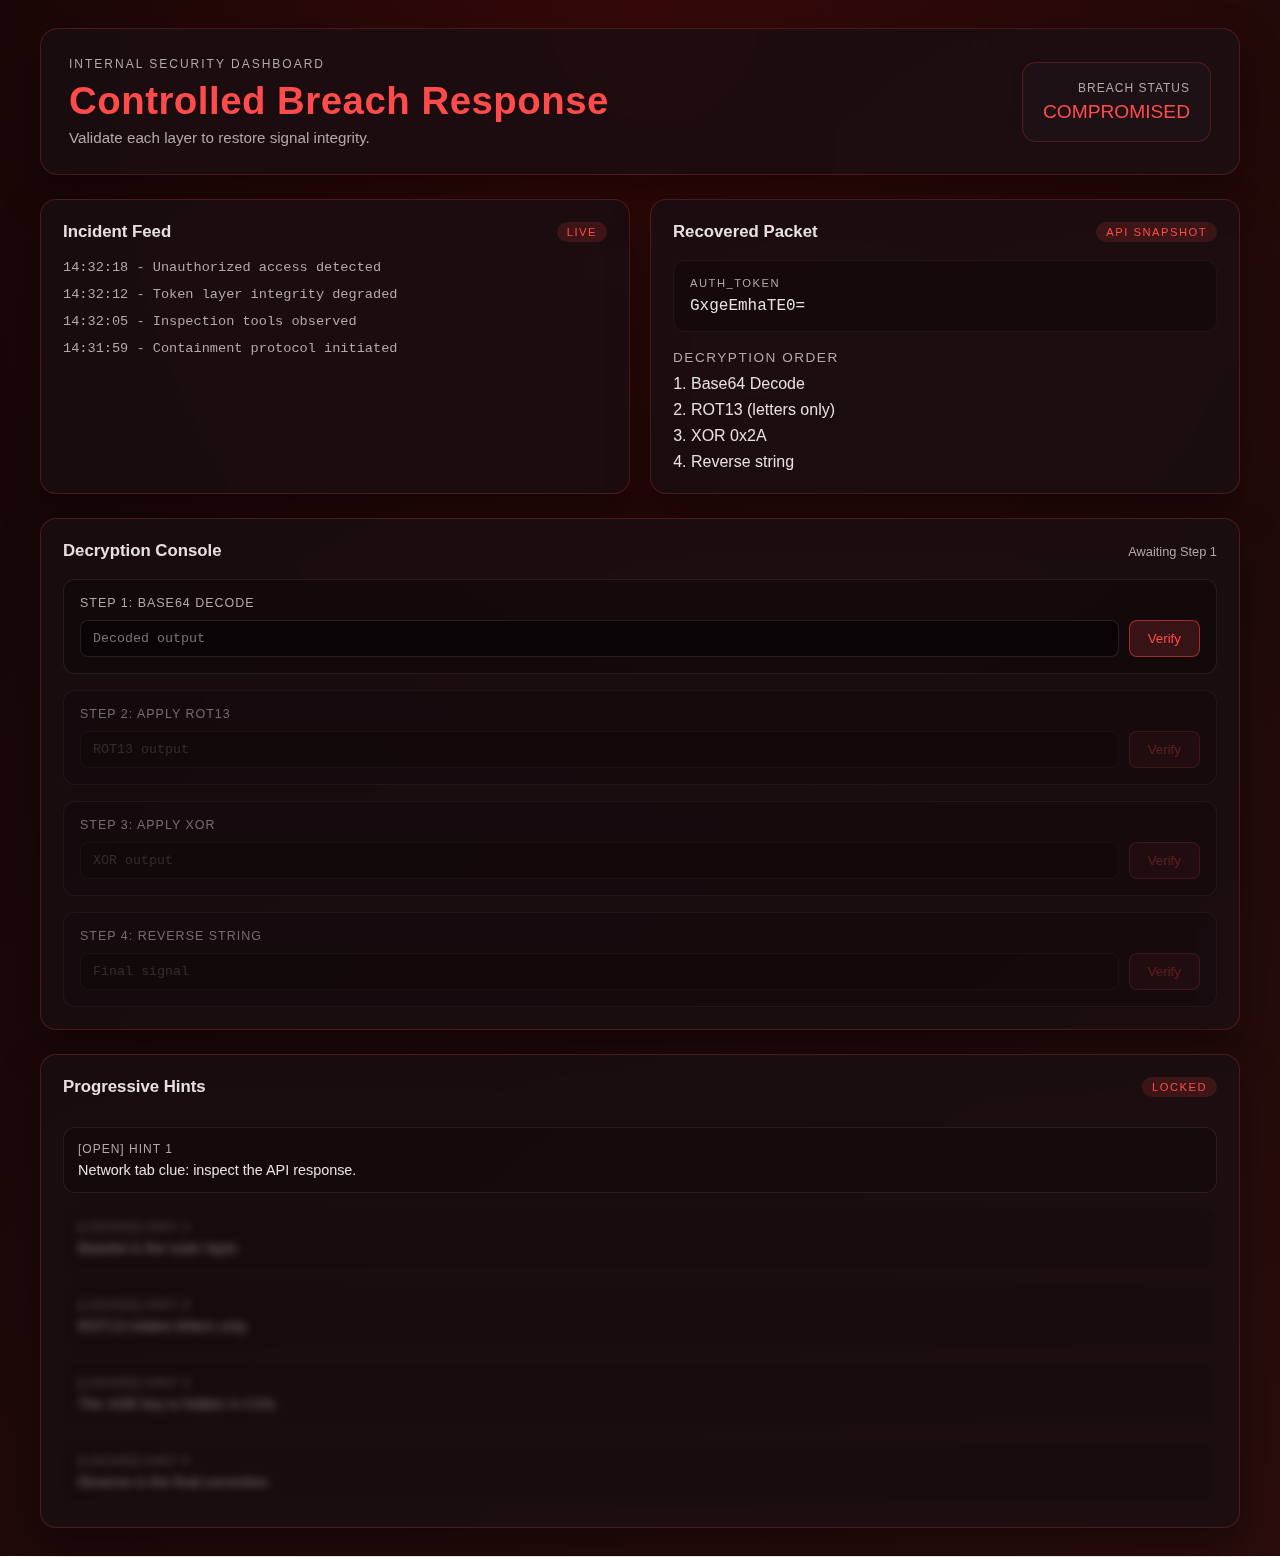
<file: round2_controlled_breach/index.html>
<!DOCTYPE html>
<html lang="en">
<head>
    <meta charset="UTF-8">
    <meta name="viewport" content="width=device-width, initial-scale=1.0">
    <title>Controlled Breach Console</title>
    <link rel="stylesheet" href="styles.css">
</head>
<body>
    <div class="shell">
        <header class="topbar">
            <div>
                <div class="kicker">Internal Security Dashboard</div>
                <h1>Controlled Breach Response</h1>
                <p class="subline">Validate each layer to restore signal integrity.</p>
            </div>
            <div class="status-card" id="statusCard">
                <div class="status-label">Breach Status</div>
                <div class="status-value" id="breachStatus">Loading</div>
            </div>
        </header>

        <section class="grid">
            <div class="panel">
                <div class="panel-head">
                    <h2>Incident Feed</h2>
                    <span class="pill">Live</span>
                </div>
                <ul class="log" id="incidentLog">
                    <li>14:32:18 - Unauthorized access detected</li>
                    <li>14:32:12 - Token layer integrity degraded</li>
                    <li>14:32:05 - Inspection tools observed</li>
                    <li>14:31:59 - Containment protocol initiated</li>
                </ul>
            </div>

            <div class="panel">
                <div class="panel-head">
                    <h2>Recovered Packet</h2>
                    <span class="pill">API Snapshot</span>
                </div>
                <div class="token-block">
                    <div class="token-label">auth_token</div>
                    <div class="token-value" id="authToken">Fetching</div>
                </div>
                <div class="pipeline">
                    <div class="pipeline-title">Decryption Order</div>
                    <ol>
                        <li>Base64 Decode</li>
                        <li>ROT13 (letters only)</li>
                        <li>XOR 0x2A</li>
                        <li>Reverse string</li>
                    </ol>
                </div>
            </div>
        </section>

        <section class="panel console">
            <div class="panel-head">
                <h2>Decryption Console</h2>
                <span class="status" id="progressStatus">Awaiting Step 1</span>
            </div>
            <div class="steps">
                <div class="step" data-step="1">
                    <div class="step-title">Step 1: Base64 Decode</div>
                    <div class="step-row">
                        <input class="step-input" id="step1Input" type="text" placeholder="Decoded output">
                        <button class="step-btn" data-action="verify" data-step="1">Verify</button>
                    </div>
                    <div class="step-result" id="step1Result"></div>
                </div>

                <div class="step is-locked" data-step="2">
                    <div class="step-title">Step 2: Apply ROT13</div>
                    <div class="step-row">
                        <input class="step-input" id="step2Input" type="text" placeholder="ROT13 output" disabled>
                        <button class="step-btn" data-action="verify" data-step="2" disabled>Verify</button>
                    </div>
                    <div class="step-result" id="step2Result"></div>
                </div>

                <div class="step is-locked" data-step="3">
                    <div class="step-title">Step 3: Apply XOR</div>
                    <div class="step-row">
                        <input class="step-input" id="step3Input" type="text" placeholder="XOR output" disabled>
                        <button class="step-btn" data-action="verify" data-step="3" disabled>Verify</button>
                    </div>
                    <div class="step-result" id="step3Result"></div>
                </div>

                <div class="step is-locked" data-step="4">
                    <div class="step-title">Step 4: Reverse String</div>
                    <div class="step-row">
                        <input class="step-input" id="step4Input" type="text" placeholder="Final signal" disabled>
                        <button class="step-btn" data-action="verify" data-step="4" disabled>Verify</button>
                    </div>
                    <div class="step-result" id="step4Result"></div>
                </div>
            </div>
        </section>

        <section class="panel hints">
            <div class="panel-head">
                <h2>Progressive Hints</h2>
                <span class="pill">Locked</span>
            </div>
            <div class="hint unlocked" id="hint1">
                <div class="hint-label"><span class="lock-icon">[open]</span> Hint 1</div>
                <div class="hint-text">Network tab clue: inspect the API response.</div>
            </div>
            <div class="hint locked" id="hint2">
                <div class="hint-label"><span class="lock-icon">[locked]</span> Hint 2</div>
                <div class="hint-text">Base64 is the outer layer.</div>
            </div>
            <div class="hint locked" id="hint3">
                <div class="hint-label"><span class="lock-icon">[locked]</span> Hint 3</div>
                <div class="hint-text">ROT13 rotates letters only.</div>
            </div>
            <div class="hint locked" id="hint4">
                <div class="hint-label"><span class="lock-icon">[locked]</span> Hint 4</div>
                <div class="hint-text">The XOR key is hidden in CSS.</div>
            </div>
            <div class="hint locked" id="hint5">
                <div class="hint-label"><span class="lock-icon">[locked]</span> Hint 5</div>
                <div class="hint-text">Reverse is the final correction.</div>
            </div>
        </section>
    </div>

    <script src="app.js"></script>
</body>
</html>
</file>
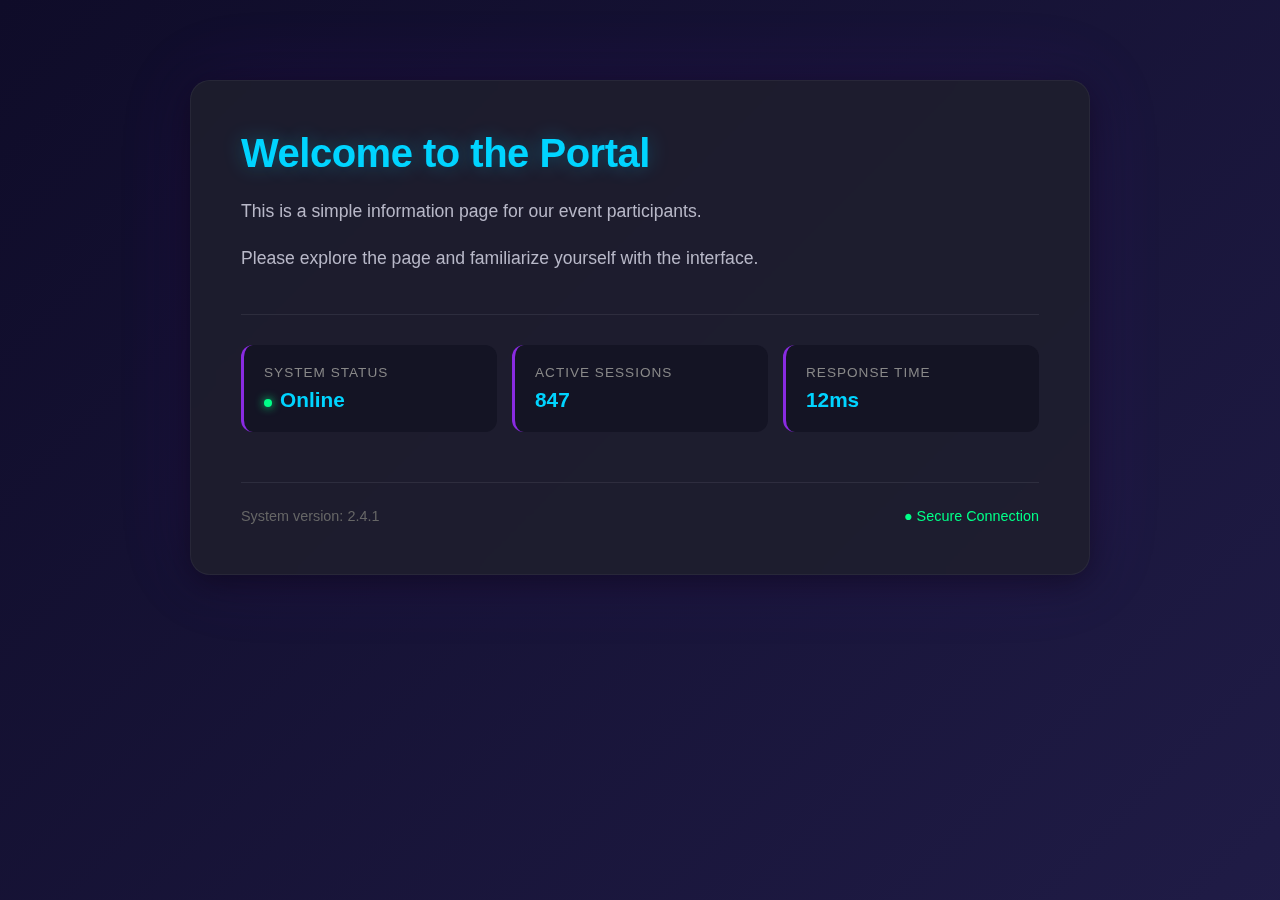
<file: round1_signal_leak/challenges/c1_hidden_in_plain_sight/index.html>
<!DOCTYPE html>
<html lang="en">
<head>
    <meta charset="UTF-8">
    <meta name="viewport" content="width=device-width, initial-scale=1.0">
    <meta name="cache-control" content="YWRtaW5fcGFuZWxfdjI=">
    <title>Welcome Portal</title>
    <style>
        * {
            margin: 0;
            padding: 0;
            box-sizing: border-box;
        }
        body {
            font-family: -apple-system, BlinkMacSystemFont, 'Segoe UI', Roboto, sans-serif;
            min-height: 100vh;
            background: linear-gradient(135deg, #0f0c29 0%, #302b63 50%, #24243e 100%);
            background-size: 400% 400%;
            animation: gradientShift 15s ease infinite;
            padding: 20px;
            color: #e0e0e0;
        }
        @keyframes gradientShift {
            0%, 100% { background-position: 0% 50%; }
            50% { background-position: 100% 50%; }
        }
        .container {
            max-width: 900px;
            margin: 60px auto;
            background: rgba(30, 30, 45, 0.85);
            backdrop-filter: blur(10px);
            padding: 50px;
            border-radius: 20px;
            box-shadow: 0 8px 32px rgba(0, 0, 0, 0.4), 0 0 80px rgba(138, 43, 226, 0.1);
            border: 1px solid rgba(255, 255, 255, 0.05);
            transition: transform 0.3s ease, box-shadow 0.3s ease;
        }
        .container:hover {
            transform: translateY(-5px);
            box-shadow: 0 12px 48px rgba(0, 0, 0, 0.5), 0 0 100px rgba(138, 43, 226, 0.15);
        }
        h1 {
            color: #00d4ff;
            font-size: 2.5em;
            margin-bottom: 20px;
            text-shadow: 0 0 20px rgba(0, 212, 255, 0.3);
            letter-spacing: -0.5px;
        }
        p {
            line-height: 1.8;
            color: #b8b8c8;
            font-size: 1.1em;
            margin-bottom: 15px;
        }
        .status-bar {
            display: grid;
            grid-template-columns: repeat(auto-fit, minmax(200px, 1fr));
            gap: 15px;
            margin-top: 40px;
            padding-top: 30px;
            border-top: 1px solid rgba(255, 255, 255, 0.08);
        }
        .status-item {
            background: rgba(15, 15, 30, 0.6);
            padding: 20px;
            border-radius: 12px;
            border-left: 3px solid #8a2be2;
            transition: all 0.3s ease;
        }
        .status-item:hover {
            background: rgba(15, 15, 30, 0.8);
            border-left-color: #00d4ff;
            transform: translateX(5px);
        }
        .status-label {
            font-size: 0.85em;
            color: #888;
            text-transform: uppercase;
            letter-spacing: 1px;
            margin-bottom: 8px;
        }
        .status-value {
            font-size: 1.3em;
            color: #00d4ff;
            font-weight: 600;
        }
        .footer {
            margin-top: 50px;
            padding-top: 25px;
            border-top: 1px solid rgba(255, 255, 255, 0.08);
            font-size: 0.9em;
            color: #666;
            display: flex;
            justify-content: space-between;
            align-items: center;
        }
        .pulse {
            display: inline-block;
            width: 8px;
            height: 8px;
            background: #00ff88;
            border-radius: 50%;
            margin-right: 8px;
            animation: pulse 2s ease-in-out infinite;
            box-shadow: 0 0 10px #00ff88;
        }
        @keyframes pulse {
            0%, 100% { opacity: 1; transform: scale(1); }
            50% { opacity: 0.5; transform: scale(1.2); }
        }
    </style>
</head>
<body>
    <!-- V2VsY29tZSB0byB0aGUgQ1RGIGV2ZW50 -->
    <div class="container" data-config="c3ZqXzY3NDI=">
        <h1>Welcome to the Portal</h1>
        <p>This is a simple information page for our event participants.</p>
        <p>Please explore the page and familiarize yourself with the interface.</p>
        
        <div class="status-bar">
            <div class="status-item">
                <div class="status-label">System Status</div>
                <div class="status-value"><span class="pulse"></span>Online</div>
            </div>
            <div class="status-item">
                <div class="status-label">Active Sessions</div>
                <div class="status-value">847</div>
            </div>
            <div class="status-item">
                <div class="status-label">Response Time</div>
                <div class="status-value">12ms</div>
            </div>
        </div>
        
        <div class="footer">
            <!-- rotation_3_active -->
            <span>System version: <span data-ver="Y29uZmlnX2JhY2t1cF8yMDI0">2.4.1</span></span>
            <span style="color: #00ff88;">● Secure Connection</span>
        </div>
    </div>
    
    <script>
        // ZGVidWdfbW9kZV9lbmFibGVk
        const apiEndpoint = "c2Vzc2lvbl90b2tlbl94eXo=";
        console.log('Page loaded successfully');
    </script>
</body>
</html>
</file>
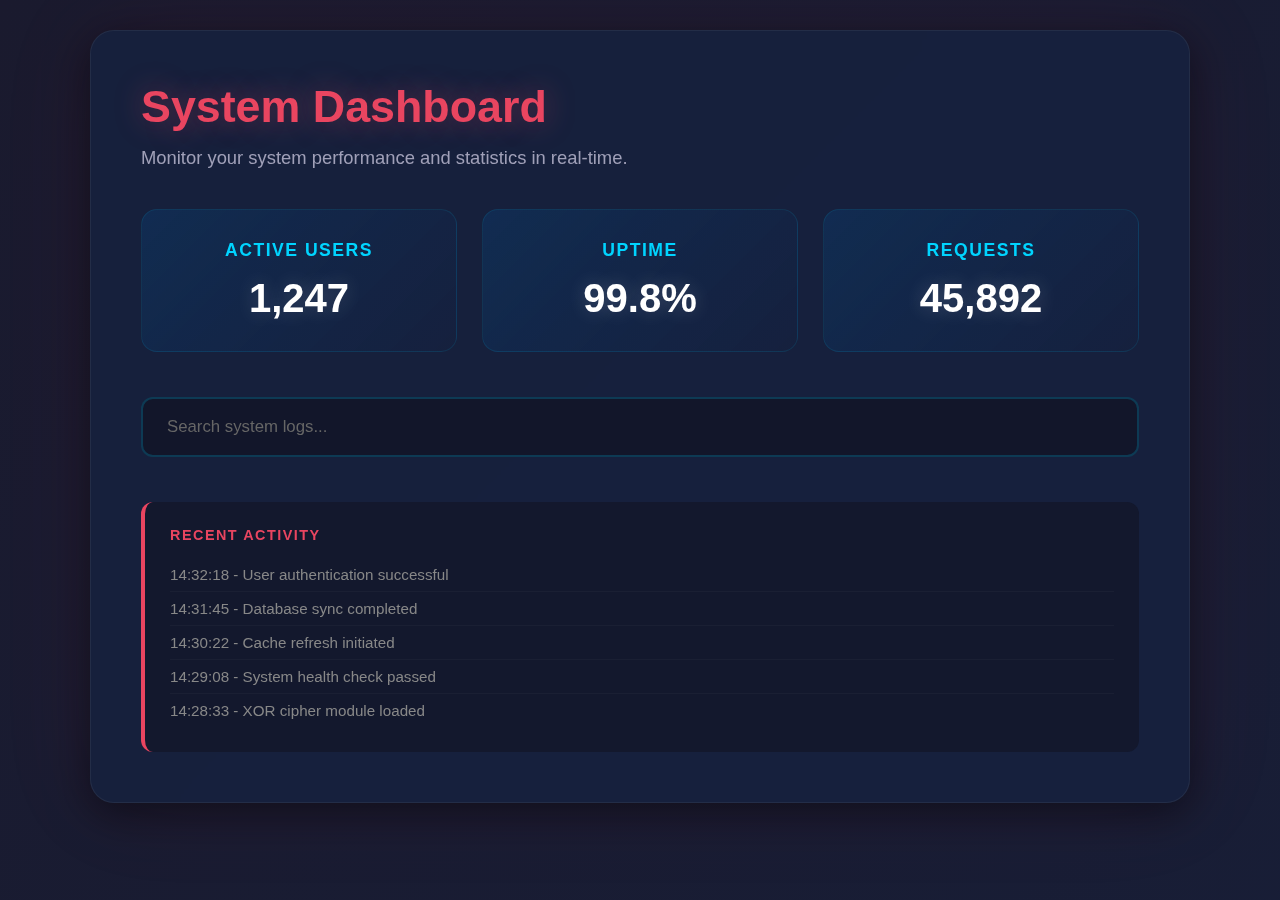
<file: round1_signal_leak/challenges/c2_noise_filter/index.html>
<!DOCTYPE html>
<html lang="en">
<head>
    <meta charset="UTF-8">
    <meta name="viewport" content="width=device-width, initial-scale=1.0">
    <title>System Dashboard</title>
    <style>
        /* color_offset: 0x17 */
        * {
            margin: 0;
            padding: 0;
            box-sizing: border-box;
        }
        body {
            font-family: 'Segoe UI', Tahoma, Geneva, Verdana, sans-serif;
            min-height: 100vh;
            background: linear-gradient(135deg, #1a1a2e 0%, #16213e 50%, #0f3460 100%);
            background-size: 400% 400%;
            animation: gradientFlow 20s ease infinite;
            padding: 30px;
        }
        @keyframes gradientFlow {
            0%, 100% { background-position: 0% 50%; }
            50% { background-position: 100% 50%; }
        }
        .dashboard {
            max-width: 1100px;
            margin: 0 auto;
            background: rgba(22, 33, 62, 0.9);
            backdrop-filter: blur(15px);
            padding: 50px;
            border-radius: 24px;
            box-shadow: 0 10px 40px rgba(0, 0, 0, 0.5), 0 0 100px rgba(233, 69, 96, 0.08);
            border: 1px solid rgba(255, 255, 255, 0.06);
        }
        h1 {
            color: #e94560;
            font-size: 2.8em;
            margin-bottom: 15px;
            text-shadow: 0 0 30px rgba(233, 69, 96, 0.4);
            font-weight: 700;
        }
        p {
            color: #a0a0b8;
            font-size: 1.15em;
            margin-bottom: 35px;
        }
        .stats {
            display: grid;
            grid-template-columns: repeat(auto-fit, minmax(280px, 1fr));
            gap: 25px;
            margin-top: 40px;
        }
        .stat-card {
            background: linear-gradient(135deg, rgba(15, 52, 96, 0.6) 0%, rgba(22, 33, 62, 0.8) 100%);
            padding: 30px;
            border-radius: 16px;
            text-align: center;
            border: 1px solid rgba(0, 212, 255, 0.1);
            transition: all 0.4s cubic-bezier(0.4, 0, 0.2, 1);
            position: relative;
            overflow: hidden;
        }
        .stat-card::before {
            content: '';
            position: absolute;
            top: 0;
            left: -100%;
            width: 100%;
            height: 100%;
            background: linear-gradient(90deg, transparent, rgba(0, 212, 255, 0.1), transparent);
            transition: left 0.5s;
        }
        .stat-card:hover::before {
            left: 100%;
        }
        .stat-card:hover {
            transform: translateY(-8px) scale(1.02);
            box-shadow: 0 15px 50px rgba(0, 212, 255, 0.2);
            border-color: rgba(0, 212, 255, 0.3);
        }
        .stat-card h3 {
            color: #00d4ff;
            font-size: 1.1em;
            margin-bottom: 15px;
            text-transform: uppercase;
            letter-spacing: 1.5px;
            font-weight: 600;
        }
        .stat-card p {
            color: #fff;
            font-size: 2.5em;
            font-weight: 700;
            margin: 0;
            text-shadow: 0 0 20px rgba(255, 255, 255, 0.2);
        }
        form {
            margin-top: 45px;
            position: relative;
        }
        input[type="text"] {
            width: 100%;
            padding: 18px 24px;
            border: 2px solid rgba(0, 212, 255, 0.2);
            border-radius: 12px;
            background: rgba(15, 15, 30, 0.6);
            color: #fff;
            font-size: 1.05em;
            transition: all 0.3s ease;
            outline: none;
        }
        input[type="text"]:focus {
            border-color: #00d4ff;
            box-shadow: 0 0 20px rgba(0, 212, 255, 0.3);
            background: rgba(15, 15, 30, 0.8);
        }
        input[type="text"]::placeholder {
            color: #666;
        }
        .activity-log {
            margin-top: 45px;
            padding: 25px;
            background: rgba(15, 15, 30, 0.5);
            border-radius: 12px;
            border-left: 4px solid #e94560;
        }
        .log-title {
            color: #e94560;
            font-size: 0.9em;
            text-transform: uppercase;
            letter-spacing: 1.5px;
            margin-bottom: 15px;
            font-weight: 600;
        }
        .log-entry {
            color: #888;
            font-size: 0.95em;
            padding: 8px 0;
            border-bottom: 1px solid rgba(255, 255, 255, 0.03);
        }
        .log-entry:last-child {
            border-bottom: none;
        }
        /* decoding_order_matters */
        .hidden { display: none; }
        .mirror-mode {
            margin-top: 30px;
            padding: 20px;
            background: rgba(138, 43, 226, 0.2);
            border: 2px solid #8a2be2;
            border-radius: 12px;
            animation: mirrorGlow 2s ease-in-out infinite;
        }
        @keyframes mirrorGlow {
            0%, 100% { box-shadow: 0 0 20px rgba(138, 43, 226, 0.3); }
            50% { box-shadow: 0 0 40px rgba(138, 43, 226, 0.6); }
        }
        .mirror-mode h3 {
            color: #8a2be2;
            margin-bottom: 10px;
            text-transform: uppercase;
            letter-spacing: 2px;
        }
        .mirror-mode p {
            color: #d0d0e0;
            font-family: 'Courier New', monospace;
            font-size: 1em;
        }
    </style>
</head>
<body>
    <!-- bWFpbnRlbmFuY2Vfc2NoZWR1bGVk -->
    <div class="dashboard">
        <h1>System Dashboard</h1>
        <p>Monitor your system performance and statistics in real-time.</p>
        
        <div class="stats">
            <div class="stat-card">
                <h3>Active Users</h3>
                <p>1,247</p>
            </div>
            <div class="stat-card">
                <h3>Uptime</h3>
                <p>99.8%</p>
            </div>
            <div class="stat-card">
                <h3>Requests</h3>
                <p>45,892</p>
            </div>
        </div>
        
        <form>
            <input type="hidden" name="token" value="Z2RwSCMvJS4=">
            <input type="hidden" name="backup" value="Y29uZmlnX2JhY2t1cF8yMDI0">
            <input type="text" id="searchInput" placeholder="Search system logs...">
        </form>
        
        <div id="mirrorReveal" class="hidden"></div>
        
        <div class="activity-log">
            <div class="log-title">Recent Activity</div>
            <div class="log-entry">14:32:18 - User authentication successful</div>
            <div class="log-entry">14:31:45 - Database sync completed</div>
            <div class="log-entry">14:30:22 - Cache refresh initiated</div>
            <div class="log-entry">14:29:08 - System health check passed</div>
            <div class="log-entry">14:28:33 - XOR cipher module loaded</div>
        </div>
        
        <div class="hidden" data-mirror="bGVnYWN5X3N5c3RlbV9yZWY=">
            <!-- hint: mirror mode disabled -->
        </div>
    </div>
    
    <script>
        const sessionKey = "c2Vzc2lvbl90b2tlbl94eXo=";
        // encryption_method: xor_single_byte
        
        document.getElementById('searchInput').addEventListener('input', function(e) {
            const value = e.target.value.toLowerCase();
            const mirrorDiv = document.getElementById('mirrorReveal');
            
            if (value === 'mirror') {
                mirrorDiv.className = 'mirror-mode';
                mirrorDiv.innerHTML = '<h3>🔓 Mirror Mode Activated</h3><p>Status: Mirror reflection protocol enabled<br>Data stream: Reversed encoding detected<br>Hint: Some things are not what they seem...</p>';
            } else {
                mirrorDiv.className = 'hidden';
                mirrorDiv.innerHTML = '';
            }
        });
    </script>
</body>
</html>
</file>
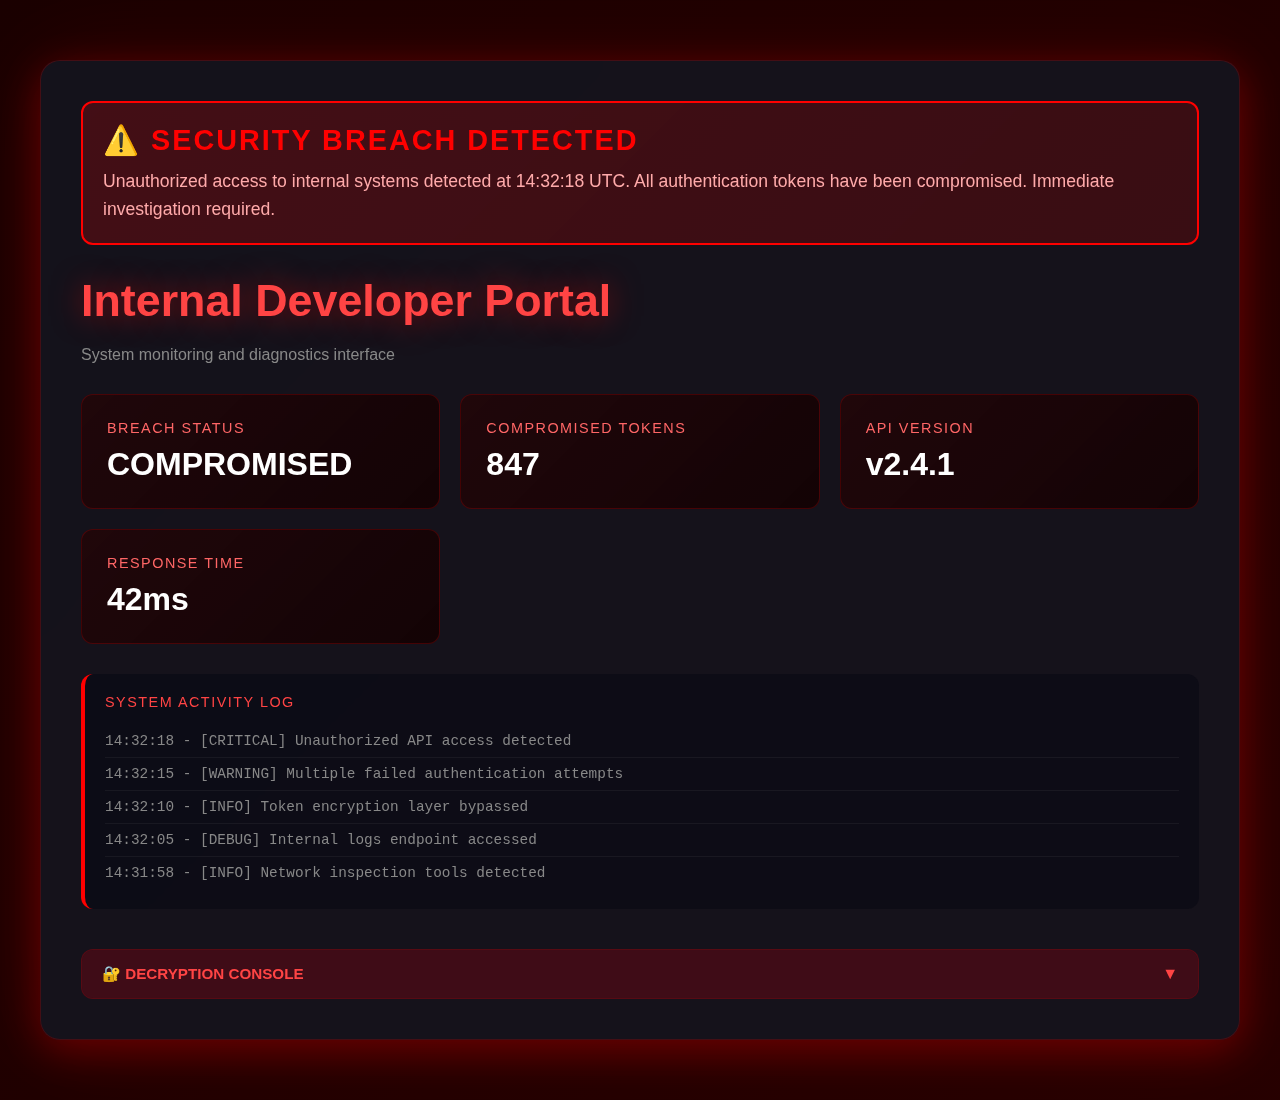
<file: round2_controlled_breach/challenges/c1_controlled_breach/index.html>
<!DOCTYPE html>
<html lang="en">
<head>
    <meta charset="UTF-8">
    <meta name="viewport" content="width=device-width, initial-scale=1.0">
    <title>Internal Developer Portal – BREACH DETECTED</title>
    <link rel="stylesheet" href="styles.css">
</head>
<body>
    <!-- api_endpoint: /api/internal/logs -->
    <div class="container">
        <div class="alert-banner">
            <div class="alert-title">⚠️ SECURITY BREACH DETECTED</div>
            <div class="alert-text">
                Unauthorized access to internal systems detected at 14:32:18 UTC.
                All authentication tokens have been compromised.
                Immediate investigation required.
            </div>
        </div>

        <h1>Internal Developer Portal</h1>
        <p style="color: #888; margin-bottom: 30px;">
            System monitoring and diagnostics interface
        </p>

        <div class="dashboard-grid">
            <div class="dashboard-card">
                <div class="card-title">Breach Status</div>
                <div class="card-value" id="breachStatus">ACTIVE</div>
            </div>
            <div class="dashboard-card">
                <div class="card-title">Compromised Tokens</div>
                <div class="card-value">847</div>
            </div>
            <div class="dashboard-card">
                <div class="card-title">API Version</div>
                <div class="card-value" id="apiVersion">v2.4.1</div>
            </div>
            <div class="dashboard-card">
                <div class="card-title">Response Time</div>
                <div class="card-value">42ms</div>
            </div>
        </div>

        <div class="activity-log">
            <div class="log-title">System Activity Log</div>
            <div class="log-entry">14:32:18 - [CRITICAL] Unauthorized API access detected</div>
            <div class="log-entry">14:32:15 - [WARNING] Multiple failed authentication attempts</div>
            <div class="log-entry">14:32:10 - [INFO] Token encryption layer bypassed</div>
            <div class="log-entry">14:32:05 - [DEBUG] Internal logs endpoint accessed</div>
            <div class="log-entry">14:31:58 - [INFO] Network inspection tools detected</div>
        </div>

        <!-- debug_panel_hidden -->
        <div class="hint-console">
            <div class="console-header" onclick="toggleConsole()">
                <span class="console-title">🔐 DECRYPTION CONSOLE</span>
                <span class="console-arrow" id="consoleArrow">▼</span>
            </div>
            <div class="console-body" id="consoleBody">
                <div class="validation-box">
                    <div class="validation-title">Step 1: Base64 Decode</div>
                    <input type="text" class="validation-input" id="step1Input" placeholder="Enter decoded value...">
                    <button class="validation-btn" onclick="validateStep1()">Verify</button>
                    <div class="validation-result" id="step1Result"></div>
                </div>

                <div class="validation-box">
                    <div class="validation-title">Step 2: Apply ROT13</div>
                    <input type="text" class="validation-input" id="step2Input" placeholder="Enter ROT13 result...">
                    <button class="validation-btn" onclick="validateStep2()">Verify</button>
                    <div class="validation-result" id="step2Result"></div>
                </div>

                <div class="validation-box">
                    <div class="validation-title">Step 3: Apply XOR</div>
                    <input type="text" class="validation-input" id="step3Input" placeholder="Enter XOR result...">
                    <button class="validation-btn" onclick="validateStep3()">Verify</button>
                    <div class="validation-result" id="step3Result"></div>
                </div>

                <div class="validation-box">
                    <div class="validation-title">Step 4: Reverse String</div>
                    <input type="text" class="validation-input" id="step4Input" placeholder="Enter final signal...">
                    <button class="validation-btn" onclick="validateStep4()">Verify</button>
                    <div class="validation-result" id="step4Result"></div>
                </div>

                <div class="hint-item unlocked" id="hint1">
                    <div class="hint-label">
                        <span class="lock-icon">🔓</span>
                        <span>HINT 1</span>
                    </div>
                    <div class="hint-text">Network tab may reveal more than the interface.</div>
                </div>

                <div class="hint-item locked" id="hint2">
                    <div class="hint-label">
                        <span class="lock-icon">🔒</span>
                        <span>HINT 2</span>
                    </div>
                    <div class="hint-text">Base64 is just the outer layer.</div>
                </div>

                <div class="hint-item locked" id="hint3">
                    <div class="hint-label">
                        <span class="lock-icon">🔒</span>
                        <span>HINT 3</span>
                    </div>
                    <div class="hint-text">ROT13 rotates letters only.</div>
                </div>

                <div class="hint-item locked" id="hint4">
                    <div class="hint-label">
                        <span class="lock-icon">🔒</span>
                        <span>HINT 4</span>
                    </div>
                    <div class="hint-text">Single byte XOR — not all keys are visible.</div>
                </div>

                <div class="hint-item locked" id="hint5">
                    <div class="hint-label">
                        <span class="lock-icon">🔒</span>
                        <span>HINT 5</span>
                    </div>
                    <div class="hint-text">Some reflections must be undone last.</div>
                </div>
            </div>
        </div>
    </div>

    <script src="app.js"></script>
</body>
</html>
</file>
<file: round2_controlled_breach/styles.css>
/* xor_key_hint: 0x2A */
:root {
    --bg-1: #120606;
    --bg-2: #2a0c0c;
    --panel: rgba(24, 14, 18, 0.78);
    --panel-strong: rgba(32, 18, 22, 0.9);
    --line: rgba(255, 76, 76, 0.22);
    --accent: #ff4b4b;
    --accent-soft: rgba(255, 76, 76, 0.15);
    --text: #e7e0e0;
    --muted: #b3a7a7;
    --success: #86f5b2;
    --danger: #ff6b6b;
    --shadow: 0 18px 40px rgba(0, 0, 0, 0.35);
}

* {
    margin: 0;
    padding: 0;
    box-sizing: border-box;
}

body {
    min-height: 100vh;
    background: radial-gradient(circle at top, rgba(90, 10, 10, 0.45), transparent 50%),
        linear-gradient(140deg, var(--bg-1), var(--bg-2));
    color: var(--text);
    font-family: "Avenir Next", "Avenir", "Segoe UI", "Helvetica Neue", sans-serif;
    padding: 28px;
}

.shell {
    max-width: 1200px;
    margin: 0 auto;
    display: grid;
    gap: 24px;
}

.topbar {
    display: flex;
    justify-content: space-between;
    align-items: center;
    padding: 28px;
    border-radius: 18px;
    background: var(--panel);
    border: 1px solid var(--line);
    backdrop-filter: blur(16px);
    box-shadow: var(--shadow);
}

.kicker {
    text-transform: uppercase;
    letter-spacing: 2px;
    font-size: 0.75rem;
    color: var(--muted);
    margin-bottom: 8px;
}

h1 {
    font-size: 2.4rem;
    color: var(--accent);
    letter-spacing: 0.5px;
    margin-bottom: 6px;
}

.subline {
    color: var(--muted);
    font-size: 0.95rem;
}

.status-card {
    padding: 18px 20px;
    border-radius: 14px;
    background: var(--panel-strong);
    border: 1px solid var(--line);
    min-width: 170px;
    text-align: right;
}

.status-label {
    font-size: 0.75rem;
    color: var(--muted);
    text-transform: uppercase;
    letter-spacing: 1px;
    margin-bottom: 6px;
}

.status-value {
    font-size: 1.2rem;
    color: var(--accent);
}

.grid {
    display: grid;
    grid-template-columns: repeat(auto-fit, minmax(280px, 1fr));
    gap: 20px;
}

.panel {
    background: var(--panel);
    border-radius: 16px;
    padding: 22px;
    border: 1px solid var(--line);
    backdrop-filter: blur(16px);
    box-shadow: var(--shadow);
}

.panel-head {
    display: flex;
    justify-content: space-between;
    align-items: center;
    margin-bottom: 18px;
}

.panel-head h2 {
    font-size: 1.05rem;
    color: var(--text);
}

.pill {
    font-size: 0.7rem;
    text-transform: uppercase;
    letter-spacing: 1.5px;
    padding: 4px 10px;
    border-radius: 999px;
    background: var(--accent-soft);
    color: var(--accent);
}

.log {
    list-style: none;
    display: grid;
    gap: 12px;
    font-family: "SF Mono", "Menlo", "Consolas", monospace;
    color: var(--muted);
    font-size: 0.85rem;
}

.token-block {
    background: rgba(0, 0, 0, 0.25);
    border: 1px solid rgba(255, 255, 255, 0.05);
    border-radius: 12px;
    padding: 16px;
    margin-bottom: 18px;
}

.token-label {
    font-size: 0.7rem;
    text-transform: uppercase;
    letter-spacing: 1.5px;
    color: var(--muted);
    margin-bottom: 8px;
}

.token-value {
    font-family: "SF Mono", "Menlo", "Consolas", monospace;
    font-size: 1rem;
    color: var(--text);
    word-break: break-all;
}

.pipeline-title {
    font-size: 0.85rem;
    text-transform: uppercase;
    letter-spacing: 1.5px;
    color: var(--muted);
    margin-bottom: 10px;
}

.pipeline ol {
    margin-left: 18px;
    display: grid;
    gap: 8px;
    color: var(--text);
}

.console .steps {
    display: grid;
    gap: 16px;
}

.step {
    padding: 16px;
    border-radius: 12px;
    border: 1px solid rgba(255, 255, 255, 0.08);
    background: rgba(0, 0, 0, 0.22);
    transition: border 0.2s ease, background 0.2s ease;
}

.step.is-locked {
    opacity: 0.6;
}

.step-title {
    text-transform: uppercase;
    letter-spacing: 1px;
    font-size: 0.78rem;
    color: var(--muted);
    margin-bottom: 10px;
}

.step-row {
    display: flex;
    flex-wrap: wrap;
    gap: 10px;
}

.step-input {
    flex: 1 1 220px;
    background: rgba(0, 0, 0, 0.4);
    border: 1px solid rgba(255, 255, 255, 0.1);
    border-radius: 8px;
    padding: 10px 12px;
    color: var(--text);
    font-family: "SF Mono", "Menlo", "Consolas", monospace;
    outline: none;
    transition: border 0.2s ease, box-shadow 0.2s ease;
}

.step-input:focus {
    border-color: rgba(255, 75, 75, 0.8);
    box-shadow: 0 0 0 2px rgba(255, 75, 75, 0.2);
}

.step-btn {
    padding: 10px 18px;
    background: rgba(255, 75, 75, 0.16);
    border: 1px solid rgba(255, 75, 75, 0.5);
    border-radius: 8px;
    color: var(--accent);
    cursor: pointer;
    transition: background 0.2s ease, transform 0.2s ease;
}

.step-btn:hover:enabled {
    background: rgba(255, 75, 75, 0.28);
    transform: translateY(-1px);
}

.step-btn:disabled,
.step-input:disabled {
    cursor: not-allowed;
    opacity: 0.5;
}

.step-result {
    margin-top: 10px;
    font-size: 0.85rem;
    display: none;
    padding: 8px 10px;
    border-radius: 8px;
}

.step-result.success {
    display: block;
    border: 1px solid rgba(134, 245, 178, 0.6);
    color: var(--success);
    background: rgba(134, 245, 178, 0.1);
}

.step-result.error {
    display: block;
    border: 1px solid rgba(255, 107, 107, 0.6);
    color: var(--danger);
    background: rgba(255, 107, 107, 0.1);
}

.status {
    font-size: 0.8rem;
    color: var(--muted);
}

.hints {
    display: grid;
    gap: 12px;
}

.hint {
    padding: 14px;
    border-radius: 12px;
    border: 1px solid rgba(255, 255, 255, 0.08);
    background: rgba(0, 0, 0, 0.18);
    transition: border 0.2s ease, opacity 0.2s ease;
}

.hint.locked {
    filter: blur(4px);
    opacity: 0.5;
    pointer-events: none;
}

.hint-label {
    font-size: 0.75rem;
    text-transform: uppercase;
    letter-spacing: 1px;
    color: var(--muted);
    margin-bottom: 6px;
}

.hint-text {
    color: var(--text);
    font-size: 0.9rem;
}

@media (max-width: 900px) {
    .topbar {
        flex-direction: column;
        align-items: flex-start;
        gap: 16px;
    }

    .status-card {
        text-align: left;
    }
}
</file>
<file: round2_controlled_breach/challenges/c1_controlled_breach/styles.css>
/* xor_key_hint: 0x2A */
* {
    margin: 0;
    padding: 0;
    box-sizing: border-box;
}

body {
    font-family: -apple-system, BlinkMacSystemFont, 'Segoe UI', Roboto, sans-serif;
    min-height: 100vh;
    background: linear-gradient(135deg, #1a0000 0%, #330000 50%, #1a0000 100%);
    background-size: 400% 400%;
    animation: gradientShift 20s ease infinite;
    padding: 20px;
    color: #e0e0e0;
}

@keyframes gradientShift {
    0%, 100% { background-position: 0% 50%; }
    50% { background-position: 100% 50%; }
}

.container {
    max-width: 1200px;
    margin: 40px auto;
    background: rgba(20, 20, 30, 0.9);
    backdrop-filter: blur(15px);
    padding: 40px;
    border-radius: 20px;
    box-shadow: 0 10px 40px rgba(255, 0, 0, 0.3), 0 0 100px rgba(255, 0, 0, 0.1);
    border: 1px solid rgba(255, 0, 0, 0.2);
}

.alert-banner {
    background: linear-gradient(135deg, rgba(255, 0, 0, 0.2) 0%, rgba(139, 0, 0, 0.3) 100%);
    border: 2px solid #ff0000;
    border-radius: 12px;
    padding: 20px;
    margin-bottom: 30px;
    animation: alertPulse 2s ease-in-out infinite;
}

@keyframes alertPulse {
    0%, 100% { box-shadow: 0 0 20px rgba(255, 0, 0, 0.3); }
    50% { box-shadow: 0 0 40px rgba(255, 0, 0, 0.6); }
}

.alert-title {
    color: #ff0000;
    font-size: 1.8em;
    font-weight: 700;
    margin-bottom: 10px;
    text-transform: uppercase;
    letter-spacing: 2px;
}

.alert-text {
    color: #ffaaaa;
    font-size: 1.1em;
    line-height: 1.6;
}

h1 {
    color: #ff4444;
    font-size: 2.8em;
    margin-bottom: 20px;
    text-shadow: 0 0 30px rgba(255, 0, 0, 0.5);
}

.dashboard-grid {
    display: grid;
    grid-template-columns: repeat(auto-fit, minmax(300px, 1fr));
    gap: 20px;
    margin: 30px 0;
}

.dashboard-card {
    background: linear-gradient(135deg, rgba(40, 0, 0, 0.6) 0%, rgba(20, 0, 0, 0.8) 100%);
    padding: 25px;
    border-radius: 12px;
    border: 1px solid rgba(255, 0, 0, 0.2);
    transition: all 0.3s ease;
}

.dashboard-card:hover {
    transform: translateY(-5px);
    box-shadow: 0 10px 30px rgba(255, 0, 0, 0.3);
    border-color: rgba(255, 0, 0, 0.5);
}

.card-title {
    color: #ff6666;
    font-size: 0.9em;
    text-transform: uppercase;
    letter-spacing: 1.5px;
    margin-bottom: 10px;
}

.card-value {
    color: #fff;
    font-size: 2em;
    font-weight: 700;
}

.activity-log {
    margin-top: 30px;
    background: rgba(10, 10, 20, 0.7);
    border-radius: 12px;
    padding: 20px;
    border-left: 4px solid #ff0000;
}

.log-title {
    color: #ff4444;
    font-size: 0.9em;
    text-transform: uppercase;
    letter-spacing: 1.5px;
    margin-bottom: 15px;
}

.log-entry {
    color: #888;
    font-size: 0.9em;
    padding: 8px 0;
    border-bottom: 1px solid rgba(255, 255, 255, 0.05);
    font-family: 'Courier New', monospace;
}

.log-entry:last-child {
    border-bottom: none;
}

/* reverse_string_first */
.hint-console {
    margin-top: 40px;
    background: rgba(15, 15, 30, 0.8);
    border-radius: 12px;
    border: 1px solid rgba(255, 0, 0, 0.3);
    overflow: hidden;
}

.console-header {
    padding: 15px 20px;
    background: rgba(255, 0, 0, 0.2);
    cursor: pointer;
    display: flex;
    justify-content: space-between;
    align-items: center;
    transition: all 0.3s ease;
}

.console-header:hover {
    background: rgba(255, 0, 0, 0.3);
}

.console-title {
    color: #ff4444;
    font-weight: 600;
    font-size: 0.95em;
}

.console-arrow {
    color: #ff4444;
    transition: transform 0.3s ease;
}

.console-arrow.open {
    transform: rotate(180deg);
}

.console-body {
    max-height: 0;
    overflow: hidden;
    transition: max-height 0.4s ease;
}

.console-body.open {
    max-height: 1000px;
}

.validation-box {
    padding: 20px;
    border-bottom: 1px solid rgba(255, 255, 255, 0.05);
}

.validation-title {
    color: #ff6666;
    font-size: 0.9em;
    margin-bottom: 10px;
    text-transform: uppercase;
    letter-spacing: 1px;
}

.validation-input {
    width: 100%;
    padding: 12px;
    background: rgba(0, 0, 0, 0.4);
    border: 1px solid rgba(255, 0, 0, 0.3);
    border-radius: 6px;
    color: #fff;
    font-size: 0.9em;
    outline: none;
    font-family: 'Courier New', monospace;
}

.validation-input:focus {
    border-color: #ff0000;
    box-shadow: 0 0 10px rgba(255, 0, 0, 0.3);
}

.validation-btn {
    margin-top: 10px;
    padding: 10px 20px;
    background: rgba(255, 0, 0, 0.3);
    border: 1px solid #ff0000;
    border-radius: 6px;
    color: #ff4444;
    cursor: pointer;
    font-size: 0.9em;
    transition: all 0.3s ease;
}

.validation-btn:hover {
    background: rgba(255, 0, 0, 0.5);
    box-shadow: 0 0 15px rgba(255, 0, 0, 0.4);
}

.validation-result {
    margin-top: 10px;
    padding: 10px;
    border-radius: 6px;
    font-size: 0.85em;
    display: none;
}

.validation-result.success {
    background: rgba(0, 255, 136, 0.1);
    border: 1px solid #00ff88;
    color: #00ff88;
}

.validation-result.error {
    background: rgba(255, 0, 0, 0.1);
    border: 1px solid #ff0000;
    color: #ff4444;
}

.hint-item {
    padding: 20px;
    border-bottom: 1px solid rgba(255, 255, 255, 0.05);
}

.hint-item.locked {
    filter: blur(3px);
    pointer-events: none;
    opacity: 0.5;
}

.hint-item.unlocked {
    animation: unlockGlow 0.6s ease;
}

@keyframes unlockGlow {
    0%, 100% { box-shadow: none; }
    50% { box-shadow: 0 0 20px rgba(255, 0, 0, 0.5); }
}

.hint-label {
    color: #ff4444;
    font-size: 0.85em;
    text-transform: uppercase;
    letter-spacing: 1px;
    margin-bottom: 8px;
    display: flex;
    align-items: center;
    gap: 8px;
}

.hint-text {
    color: #b8b8c8;
    font-size: 0.95em;
    line-height: 1.6;
}

.lock-icon {
    font-size: 1.2em;
}

/* rot13_letters_only */
</file>
